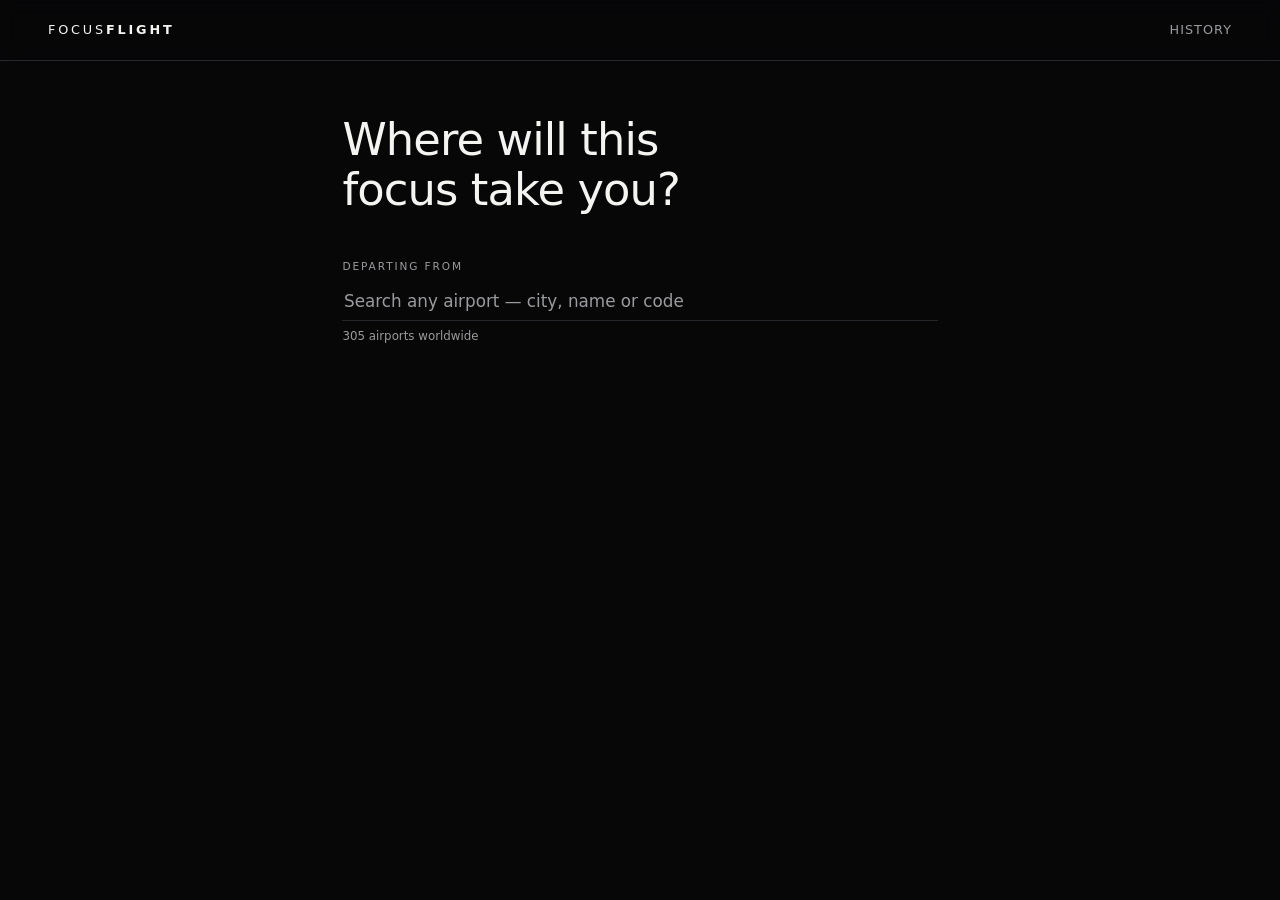
<file: index.html>
<!DOCTYPE html>
<html lang="en">
<head>
  <meta charset="UTF-8" />
  <meta name="viewport" content="width=device-width, initial-scale=1.0" />
  <title>FocusFlight</title>
  <link rel="stylesheet" href="style.css" />
  <link rel="icon" href="data:image/svg+xml,<svg xmlns='http://www.w3.org/2000/svg' viewBox='0 0 100 100'><text y='.9em' font-size='90'>✈️</text></svg>" />
</head>
<body>

  <header class="top" id="top-bar">
    <span class="wordmark">FOCUS<b>FLIGHT</b></span>
    <button class="nav-link" id="nav-history">History</button>
  </header>

  <!-- ============ BOOK ============ -->
  <main id="screen-book" class="screen active">
    <h1 class="hero">Where will this<br />focus take you?</h1>

    <div class="field" id="board-field" hidden>
      <span class="label">Departures</span>
      <ul class="board" id="board-list"></ul>
      <span class="fine">Scheduled flights depart on time while FocusFlight is open.</span>
    </div>

    <div class="field">
      <span class="label">Departing from</span>
      <div class="search-wrap">
        <input id="origin-input" type="text" autocomplete="off" spellcheck="false"
               placeholder="Search any airport — city, name or code" />
        <ul id="origin-results" class="dropdown" hidden></ul>
      </div>
      <span class="fine" id="airport-count"></span>
    </div>

    <div class="field" id="depart-field" hidden>
      <span class="label">Departure</span>
      <div class="seg" id="seg-depart">
        <button class="seg-btn on" id="seg-day">Day flight</button>
        <button class="seg-btn" id="seg-night">☾ Night flight</button>
      </div>
      <span class="fine" id="night-hint" hidden>Cabin lights dimmed, no briefing, the night playlist on repeat. Flight departs at night.</span>
    </div>

    <div class="field" id="time-field" hidden>
      <span class="label">Flight time <em id="range-hint" class="range-hint"></em></span>
      <div class="wheel-frame">
        <div class="wheel" id="wheel" tabindex="0" aria-label="Focus duration"></div>
        <div class="wheel-cursor" aria-hidden="true"></div>
      </div>
    </div>

    <div class="field" id="dest-field" hidden>
      <span class="label">In range from <span id="range-origin"></span></span>
      <ul class="dest-list" id="dest-list"></ul>
    </div>

  </main>

  <!-- ============ FARE ============ -->
  <main id="screen-fare" class="screen">
    <div class="fare">
      <span class="label">Select carrier &amp; class</span>
      <h2 class="fare-title" id="fare-route-city">Sydney → Gold Coast</h2>
      <p class="fare-route mono" id="fare-route">SYD → OOL · 45 min · 681 km</p>
      <ul class="airline-list" id="airline-list"></ul>
      <p class="fine">Availability varies by route and day.</p>
      <button class="btn-text" id="btn-fare-back">← Change flight</button>
    </div>
  </main>

  <!-- ============ TICKET ============ -->
  <main id="screen-ticket" class="screen">
    <div class="ticket" id="ticket">
      <div class="ticket-main">
        <div class="ticket-head">
          <span class="ticket-airline" id="t-airline">FOCUSFLIGHT</span>
          <span class="ticket-no mono" id="t-flight">FF 212</span>
        </div>
        <div class="ticket-route">
          <div class="t-end">
            <span class="t-code" id="t-from-code">···</span>
            <span class="t-city" id="t-from-city"></span>
          </div>
          <svg class="t-arc" viewBox="0 0 120 32" aria-hidden="true">
            <path d="M4 28 Q60 -8 116 28" fill="none" stroke="currentColor" stroke-width="1.2" stroke-dasharray="3 4"/>
            <circle cx="60" cy="10" r="2.4" fill="currentColor"/>
          </svg>
          <div class="t-end t-end-right">
            <span class="t-code" id="t-to-code">···</span>
            <span class="t-city" id="t-to-city"></span>
          </div>
        </div>
        <div class="ticket-grid mono">
          <div><span class="g-label">Departs</span><span id="t-dep">—</span></div>
          <div><span class="g-label">Arrives</span><span id="t-arr">—</span></div>
          <div><span class="g-label">Duration</span><span id="t-dur">—</span></div>
          <div><span class="g-label">Distance</span><span id="t-dist">—</span></div>
          <div><span class="g-label">Gate</span><span id="t-gate">—</span></div>
          <div><span class="g-label">Seat</span><span id="t-seat">—</span></div>
          <div><span class="g-label">Class</span><span id="t-class">—</span></div>
          <div><span class="g-label">Fare</span><span id="t-fare">—</span></div>
        </div>
        <div class="ticket-mission">
          <span class="g-label">Mission</span>
          <span id="t-task" class="t-task-line">Deep focus</span>
        </div>
      </div>
      <div class="ticket-stub">
        <div class="stub-top mono">
          <span id="stub-codes">··· → ···</span>
          <span id="stub-flight">FF 212</span>
        </div>
        <div class="barcode" aria-hidden="true"></div>
        <span class="stub-note">TEAR TO BOARD</span>
      </div>
    </div>

    <div class="mission-row">
      <input id="task-input" type="text" maxlength="60" autocomplete="off"
             placeholder="Write your mission on the ticket (optional)" />
    </div>

    <div class="ticket-actions">
      <button class="btn-text" id="btn-back">← Change flight</button>
      <button class="btn-solid" id="btn-tear">Tear ticket · Board</button>
    </div>

    <div class="sched-row">
      <span class="fine">Or schedule departure:</span>
      <input type="time" id="sched-time" class="mono" />
      <button class="btn-text btn-underline" id="btn-sched">Add to departures board</button>
    </div>
  </main>

  <!-- ============ FLIGHT ============ -->
  <div id="screen-flight" class="screen flight">
    <div class="fl-stars" aria-hidden="true"></div>
    <div class="fl-gmap" id="fl-gmap" hidden></div>

    <div class="fl-route mono">
      <span id="fl-from">···</span>
      <div class="fl-track">
        <div class="fl-progress" id="fl-progress"></div>
        <div class="fl-marker" id="fl-marker"></div>
      </div>
      <span id="fl-to">···</span>
    </div>

    <div class="fl-map-wrap">
      <canvas id="fl-map"></canvas>
    </div>

    <div class="fl-center">
      <span class="fl-phase" id="fl-phase">BOARDING</span>
      <div class="fl-timer mono" id="fl-timer">00:00</div>
      <p class="fl-task" id="fl-task"></p>
      <p class="fl-fare mono" id="fl-fare"></p>
    </div>

    <div class="phase-flash mono" id="phase-flash" hidden></div>

    <div class="fl-telemetry mono" id="fl-telemetry">
      <div class="tel-block tel-big">
        <span class="tel-label">Distance remaining</span>
        <span class="tel-value"><b id="tel-togo">—</b> km</span>
      </div>
      <div class="tel-block">
        <span class="tel-label">Altitude</span>
        <span class="tel-value"><b id="tel-alt">0</b> m</span>
      </div>
      <div class="tel-block">
        <span class="tel-label">Ground speed</span>
        <span class="tel-value"><b id="tel-spd">0</b> km/h</span>
      </div>
    </div>

    <div class="fl-controls">
      <button class="btn-fl" id="btn-audio">Cabin audio · on</button>
      <button class="btn-fl" id="btn-map">Map · radar</button>
      <button class="btn-fl" id="btn-hold">Hold</button>
      <button class="btn-fl btn-fl-danger" id="btn-divert">Divert</button>
    </div>

    <!-- Pre-flight sequence overlay -->
    <div class="preflight" id="preflight" hidden>
      <div class="pf-door pf-door-l"></div>
      <div class="pf-door pf-door-r"></div>
      <div class="pf-content">
        <svg class="pf-belt" id="pf-belt" viewBox="0 0 64 32" aria-hidden="true" hidden>
          <path d="M2 26 Q18 10 32 10 Q46 10 62 26" fill="none" stroke="currentColor" stroke-width="3" stroke-linecap="round"/>
          <rect x="24" y="6" width="16" height="10" rx="2" fill="none" stroke="currentColor" stroke-width="2.4"/>
          <line x1="32" y1="8" x2="32" y2="14" stroke="currentColor" stroke-width="2.4"/>
        </svg>
        <div class="pf-label mono" id="pf-label">CABIN DOORS CLOSING</div>
        <div class="pf-sub" id="pf-sub">Stow your distractions in the overhead locker</div>
      </div>
      <button class="btn-fl pf-skip" id="pf-skip">I've flown before · Skip</button>
    </div>

    <!-- News alert overlay -->
    <div class="news" id="news" hidden>
      <div class="news-bar">
        <span class="news-badge">NEWS ALERT</span>
        <p class="news-text" id="news-text"></p>
      </div>
    </div>
  </div>

  <!-- ============ ARRIVAL ============ -->
  <main id="screen-arrival" class="screen">
    <div class="arrival">
      <span class="label" id="arr-label">Arrived</span>
      <h2 class="arr-title" id="arr-title">Landed</h2>
      <p class="arr-sub" id="arr-sub"></p>
      <p class="arr-total mono" id="arr-total"></p>
      <div class="arr-actions">
        <button class="btn-solid" id="btn-again">New flight</button>
        <button class="btn-text" id="btn-see-history">History</button>
      </div>
    </div>
  </main>

  <!-- ============ HISTORY ============ -->
  <main id="screen-history" class="screen">
    <div class="history">
      <div class="history-head">
        <h2>Flight log</h2>
        <span class="fine mono" id="log-total"></span>
      </div>
      <ul id="history-list" class="history-list"></ul>
      <p class="fine" id="history-empty" hidden>No flights yet. Your landed and diverted tickets will appear here.</p>
      <button class="btn-text" id="btn-log-back">← Back</button>
    </div>
  </main>

  <script src="airports.js"></script>
  <script src="worldmap.js"></script>
  <script src="app.js"></script>
</body>
</html>
</file>
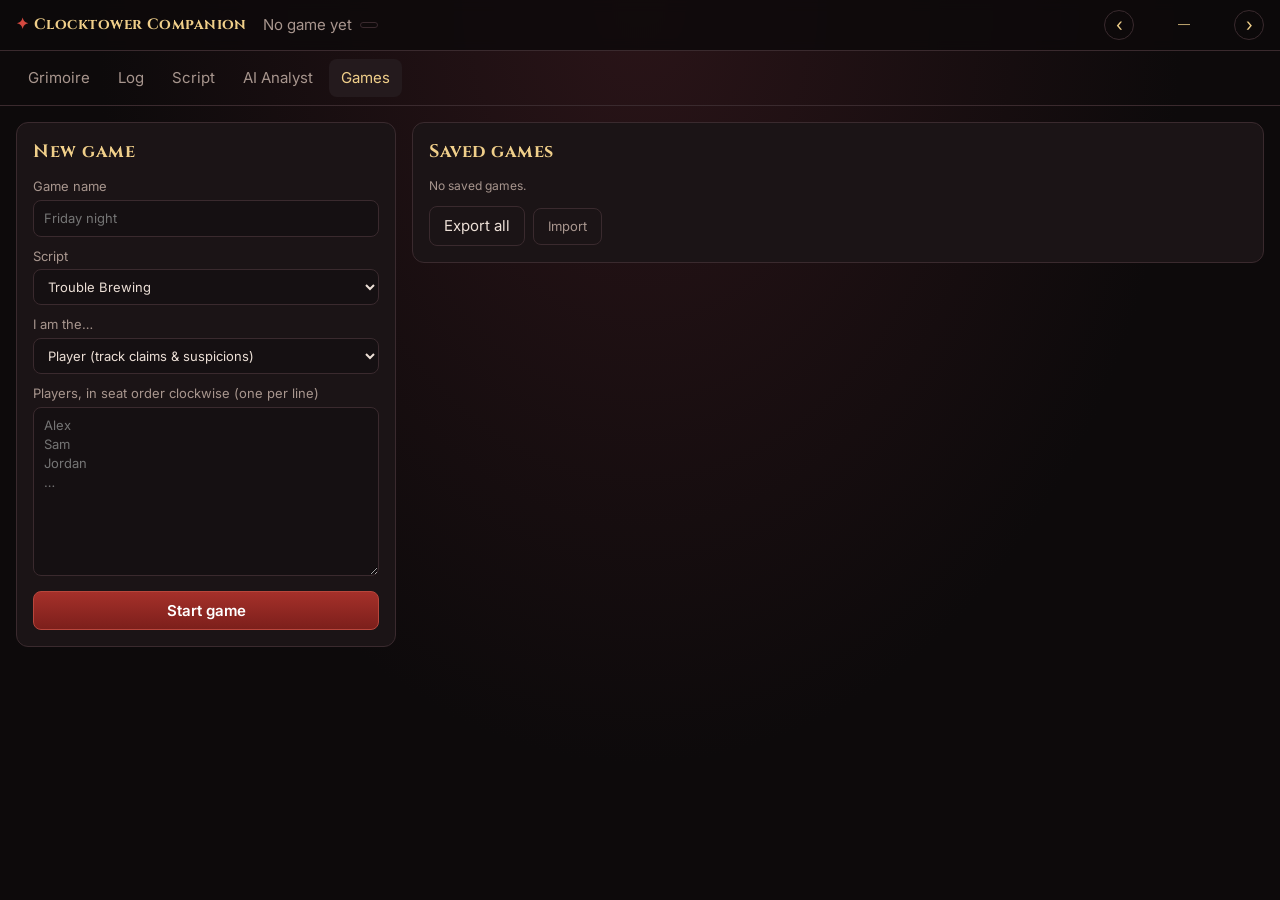
<file: clocktower/index.html>
<!doctype html>
<html lang="en">
<head>
<meta charset="utf-8">
<meta name="viewport" content="width=device-width, initial-scale=1, viewport-fit=cover">
<title>Clocktower Companion</title>
<meta name="theme-color" content="#0d0a0b">
<link rel="preconnect" href="https://fonts.googleapis.com">
<link href="https://fonts.googleapis.com/css2?family=Cinzel:wght@500;700&family=Inter:wght@400;500;600&display=swap" rel="stylesheet">
<link rel="stylesheet" href="style.css">
</head>
<body>
<header class="topbar">
  <div class="brand"><span class="sigil">✦</span> Clocktower Companion</div>
  <div class="game-meta">
    <span id="gameName" class="game-name"></span>
    <span id="scriptName" class="pill"></span>
  </div>
  <div class="phase">
    <button id="phasePrev" class="icon-btn" title="Previous phase">‹</button>
    <span id="phaseLabel" class="phase-label"></span>
    <button id="phaseNext" class="icon-btn" title="Next phase">›</button>
  </div>
</header>

<nav class="tabs" id="tabs">
  <button data-tab="grim" class="active">Grimoire</button>
  <button data-tab="log">Log</button>
  <button data-tab="script">Script</button>
  <button data-tab="ai">AI Analyst</button>
  <button data-tab="games">Games</button>
</nav>

<main>
  <!-- GRIMOIRE -->
  <section id="tab-grim" class="tab active">
    <div class="grim-layout">
      <div class="circle-wrap"><div id="circle" class="circle"></div></div>
      <aside id="seatPanel" class="panel seat-panel"></aside>
    </div>
  </section>

  <!-- LOG -->
  <section id="tab-log" class="tab">
    <div class="log-layout">
      <div class="panel">
        <h2>Record</h2>
        <div class="seg" id="logTypeSeg">
          <button data-type="nomination" class="active">Nomination</button>
          <button data-type="death">Death</button>
          <button data-type="info">Info / claim</button>
          <button data-type="note">Note</button>
        </div>
        <form id="logForm" class="stack"></form>
      </div>
      <div class="panel">
        <h2>Game timeline</h2>
        <div id="timeline"></div>
      </div>
    </div>
  </section>

  <!-- SCRIPT -->
  <section id="tab-script" class="tab">
    <div class="panel">
      <div class="row between wrap">
        <h2 id="scriptTitle">Script</h2>
        <div class="row gap wrap">
          <select id="scriptSwitch" style="width:auto;margin:0" title="Script for this game"></select>
          <button id="btnImportScript" class="btn">Import script JSON</button>
          <button id="btnBuildScript" class="btn">Build custom script</button>
        </div>
      </div>
      <div id="scriptNotice"></div>
      <div id="distTable"></div>
      <div id="scriptSheet"></div>
    </div>
  </section>

  <!-- AI -->
  <section id="tab-ai" class="tab">
    <div class="ai-layout">
      <div class="panel ai-settings">
        <h2>Analyst setup</h2>
        <p id="aiHosted" class="notice" hidden>Running on claude.ai: the analyst uses your Claude account. The first question asks you to allow it.</p>
        <div class="key-setup">
        <label>Anthropic API key
          <input id="apiKey" type="password" placeholder="sk-ant-…" autocomplete="off">
        </label>
        <p class="hint">Stored only in this browser. Calls go straight from your browser to the Anthropic API. No key? Use “Copy prompt” and paste it into Claude.</p>
        <label>Model
          <select id="model">
            <option value="claude-opus-5-5">Claude Opus 5.5 (deepest)</option>
            <option value="claude-sonnet-5-5">Claude Sonnet 5.5 (balanced)</option>
            <option value="claude-haiku-5-5">Claude Haiku 5.5 (fast)</option>
          </select>
        </label>
        </div>
        <h3>Quick analyses</h3>
        <div class="quick" id="quickPrompts"></div>
        <div class="row gap wrap">
          <button id="btnCopyPrompt" class="btn ghost">Copy prompt</button>
          <button id="btnClearChat" class="btn ghost">Clear chat</button>
        </div>
      </div>
      <div class="panel chat-panel">
        <div id="chat" class="chat"></div>
        <form id="chatForm" class="chat-form">
          <textarea id="chatInput" rows="2" placeholder="Ask anything about this game… e.g. “If Sarah is the Drunk, who is the Demon?”"></textarea>
          <button class="btn primary" id="chatSend">Ask</button>
        </form>
      </div>
    </div>
  </section>

  <!-- GAMES -->
  <section id="tab-games" class="tab">
    <div class="games-layout">
      <div class="panel">
        <h2>New game</h2>
        <form id="newGameForm" class="stack">
          <label>Game name <input name="name" placeholder="Friday night"></label>
          <label>Script <select name="script" id="newGameScript"></select></label>
          <label>I am the…
            <select name="mode">
              <option value="player">Player (track claims &amp; suspicions)</option>
              <option value="storyteller">Storyteller (track true roles)</option>
            </select>
          </label>
          <label>Players, in seat order clockwise (one per line)
            <textarea name="players" rows="8" placeholder="Alex&#10;Sam&#10;Jordan&#10;…"></textarea>
          </label>
          <button class="btn primary">Start game</button>
        </form>
      </div>
      <div class="panel">
        <h2>Saved games</h2>
        <div id="gameList"></div>
        <div class="row gap wrap mt">
          <button id="btnExport" class="btn ghost">Export all</button>
          <label class="btn ghost file-btn">Import<input type="file" id="importFile" accept=".json,application/json" hidden></label>
        </div>
      </div>
    </div>
  </section>
</main>

<dialog id="modal"><div id="modalBody"></div></dialog>
<div id="toast" class="toast"></div>

<script src="data.js"></script>
<script src="app.js"></script>
</body>
</html>
</file>
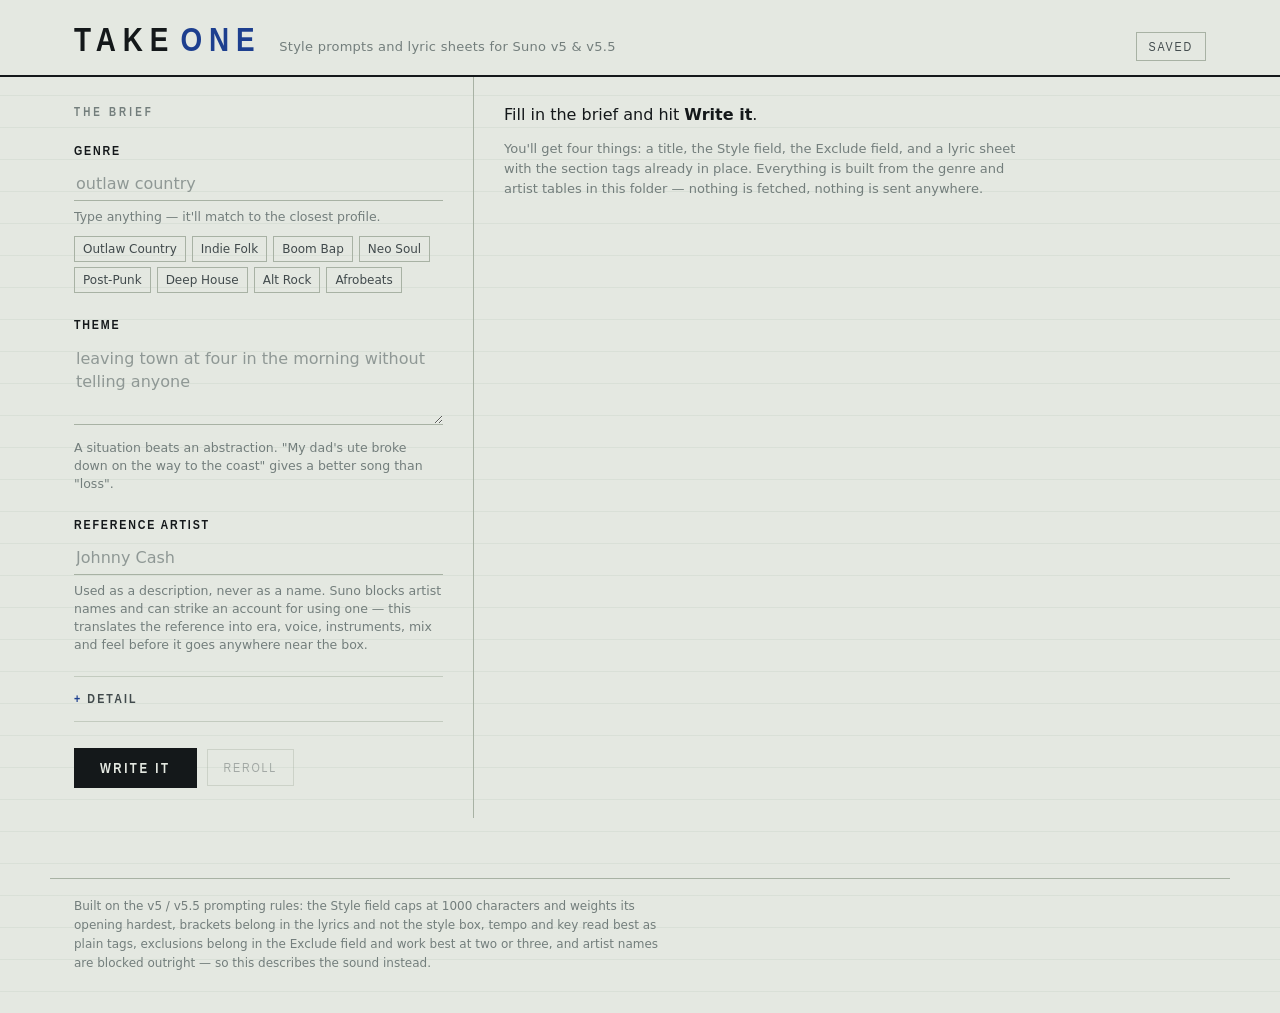
<file: suno/index.html>
<!DOCTYPE html>
<html lang="en">
<head>
<meta charset="UTF-8" />
<meta name="viewport" content="width=device-width, initial-scale=1.0" />
<title>Take One — Suno v5 / v5.5 prompt &amp; lyric desk</title>
<link rel="stylesheet" href="style.css" />
<link rel="icon" href="data:image/svg+xml,<svg xmlns='http://www.w3.org/2000/svg' viewBox='0 0 100 100'><rect width='100' height='100' fill='%23e4e8e1'/><text y='.86em' x='16' font-size='84' font-weight='bold' font-family='Arial Narrow,sans-serif' fill='%231d3f8f'>1</text></svg>" />
</head>
<body>

<header class="masthead">
  <div class="masthead-in">
    <h1 class="wordmark">TAKE<span>ONE</span></h1>
    <p class="tagline">Style prompts and lyric sheets for Suno v5 &amp; v5.5</p>
    <button class="ghost" id="open-library" type="button">Saved <span id="lib-count"></span></button>
  </div>
</header>

<main class="desk">

  <!-- ============================== BRIEF ============================== -->
  <section class="brief" aria-label="Song brief">
    <h2 class="sheet-title">The brief</h2>

    <div class="field">
      <label for="in-genre">Genre</label>
      <input id="in-genre" list="genre-list" autocomplete="off" spellcheck="false"
             placeholder="outlaw country" />
      <datalist id="genre-list"></datalist>
      <p class="hint" id="genre-hint">Type anything — it'll match to the closest profile.</p>
      <div class="chips" id="genre-chips"></div>
    </div>

    <div class="field">
      <label for="in-theme">Theme</label>
      <textarea id="in-theme" rows="3" spellcheck="true"
                placeholder="leaving town at four in the morning without telling anyone"></textarea>
      <p class="hint" id="theme-hint">A situation beats an abstraction. "My dad's ute broke down on the way to the coast" gives a better song than "loss".</p>
    </div>

    <div class="field">
      <label for="in-artist">Reference artist</label>
      <input id="in-artist" list="artist-list" autocomplete="off" spellcheck="false"
             placeholder="Johnny Cash" />
      <datalist id="artist-list"></datalist>
      <p class="hint">Used as a description, never as a name. Suno blocks artist names and can strike an account for using one — this translates the reference into era, voice, instruments, mix and feel before it goes anywhere near the box.</p>
      <div class="translation" id="translation" hidden></div>
    </div>

    <details class="more">
      <summary>Detail</summary>

      <div class="grid2">
        <div class="field tight">
          <label for="in-voice">Vocal</label>
          <select id="in-voice">
            <option value="auto">Match the reference</option>
            <option value="male">Male</option>
            <option value="female">Female</option>
            <option value="duet">Duet</option>
            <option value="choir">Lead + choir</option>
            <option value="instrumental">Instrumental</option>
          </select>
        </div>

        <div class="field tight">
          <label for="in-length">Length</label>
          <select id="in-length">
            <option value="short">Short — about 2 min</option>
            <option value="standard" selected>Standard — 3 min</option>
            <option value="long">Long — 4 min+</option>
          </select>
        </div>

        <div class="field tight">
          <label for="in-mood">Mood</label>
          <input id="in-mood" autocomplete="off" placeholder="flat, unsentimental" />
        </div>

        <div class="field tight">
          <label for="in-bpm">Tempo <span class="muted" id="bpm-read">auto</span></label>
          <input id="in-bpm" type="range" min="0" max="200" step="2" value="0" />
        </div>

        <div class="field tight">
          <label for="in-key">Key</label>
          <input id="in-key" autocomplete="off" placeholder="auto" />
        </div>

        <div class="field tight">
          <label for="in-model">Model</label>
          <select id="in-model">
            <option value="v5.5" selected>v5.5</option>
            <option value="v5">v5</option>
          </select>
        </div>
      </div>

      <div class="field tight">
        <label for="in-exclude">Also exclude</label>
        <input id="in-exclude" autocomplete="off" placeholder="backing vocals, guitar solo" />
        <p class="hint">Two or three at most. Past that the Exclude field stops steering.</p>
      </div>
    </details>

    <div class="actions">
      <button class="primary" id="go" type="button">Write it</button>
      <button class="ghost" id="reroll" type="button" disabled>Reroll</button>
    </div>
  </section>

  <!-- ============================== SHEET ============================== -->
  <section class="sheet" id="sheet" aria-live="polite">
    <div class="empty" id="empty">
      <p>Fill in the brief and hit <b>Write it</b>.</p>
      <p class="small">You'll get four things: a title, the Style field, the Exclude field, and a lyric sheet with the section tags already in place. Everything is built from the genre and artist tables in this folder — nothing is fetched, nothing is sent anywhere.</p>
    </div>

    <div id="result" hidden>

      <div class="stamp">
        <span class="stamp-model" id="out-model">V5.5</span>
        <span class="stamp-meta" id="out-meta"></span>
      </div>

      <div class="out">
        <div class="out-head">
          <h3>Title</h3>
          <button class="copy" data-copy="out-title" type="button">copy</button>
        </div>
        <div class="box title-box" id="out-title"></div>
      </div>

      <div class="out">
        <div class="out-head">
          <h3>Style</h3>
          <span class="count" id="style-count"></span>
          <button class="linky" id="toggle-tags" type="button">tag version</button>
          <button class="copy" data-copy="out-style" type="button">copy</button>
        </div>
        <div class="box mono" id="out-style"></div>
      </div>

      <div class="out">
        <div class="out-head">
          <h3>Exclude styles</h3>
          <button class="copy" data-copy="out-exclude" type="button">copy</button>
        </div>
        <div class="box mono" id="out-exclude"></div>
      </div>

      <div class="out">
        <div class="out-head">
          <h3>Lyrics</h3>
          <span class="count" id="lyric-count"></span>
          <button class="linky" id="toggle-syl" type="button">syllables</button>
          <button class="copy" data-copy="out-lyrics" type="button">copy</button>
        </div>
        <pre class="box lyrics" id="out-lyrics"></pre>
      </div>

      <div class="out">
        <div class="out-head"><h3>Checks</h3></div>
        <ul class="checks" id="out-checks"></ul>
      </div>

      <div class="out">
        <div class="out-head"><h3>How to run it</h3></div>
        <ol class="howto" id="out-howto"></ol>
      </div>

      <div class="actions bottom">
        <button class="ghost" id="save" type="button">Save to sheet</button>
        <button class="ghost" id="export" type="button">Download .txt</button>
        <button class="ghost" id="reroll-lyrics" type="button">New lyric, same style</button>
      </div>
    </div>
  </section>
</main>

<!-- ============================== LIBRARY ============================== -->
<div class="drawer" id="drawer" hidden>
  <div class="drawer-in">
    <div class="drawer-head">
      <h2>Saved</h2>
      <button class="ghost" id="close-library" type="button">close</button>
    </div>
    <ul id="lib-list" class="lib"></ul>
  </div>
</div>

<footer class="foot">
  <p>Built on the v5 / v5.5 prompting rules: the Style field caps at 1000 characters and weights its opening hardest, brackets belong in the lyrics and not the style box, tempo and key read best as plain tags, exclusions belong in the Exclude field and work best at two or three, and artist names are blocked outright — so this describes the sound instead.</p>
</footer>

<script src="data-genres.js"></script>
<script src="data-artists.js"></script>
<script src="data-lexicon.js"></script>
<script src="engine.js"></script>
<script src="app.js"></script>
</body>
</html>
</file>
<file: style.css>
/* ============ FocusFlight — night-black edition ============ */

* { margin: 0; padding: 0; box-sizing: border-box; }

:root {
  --bg: #070708;
  --surface: #141416;
  --glass: rgba(255, 255, 255, 0.05);
  --ink: #F4F4F1;
  --muted: #9A9B9E;
  --line: #26272A;
  --accent: #F2B32B;
  --good: #46C787;
  --bad: #E5604C;
  --sans: "Helvetica Neue", -apple-system, "Segoe UI", system-ui, sans-serif;
  --mono: ui-monospace, "SF Mono", "Cascadia Mono", "Roboto Mono", Menlo, monospace;
}

html, body { height: 100%; }
body {
  font-family: var(--sans);
  background: var(--bg);
  color: var(--ink);
  -webkit-font-smoothing: antialiased;
}

.mono { font-family: var(--mono); font-variant-numeric: tabular-nums; }

/* ---------- Chrome ---------- */

.top {
  position: sticky; top: 0; z-index: 5;
  display: flex; justify-content: space-between; align-items: center;
  padding: 1.1rem clamp(1.2rem, 5vw, 3rem);
  background: rgba(7, 7, 8, 0.85); backdrop-filter: blur(10px);
  border-bottom: 1px solid var(--line);
}
.wordmark { font-size: 0.8rem; letter-spacing: 0.22em; font-weight: 300; }
.wordmark b { font-weight: 700; }
.nav-link {
  background: none; border: none; font-family: var(--sans); font-size: 0.8rem;
  letter-spacing: 0.08em; text-transform: uppercase; color: var(--muted);
  cursor: pointer; padding: 0.3rem 0;
}
.nav-link:hover { color: var(--ink); }

.screen { display: none; }
.screen.active { display: block; }
main.screen.active {
  max-width: 640px; margin: 0 auto;
  padding: clamp(2rem, 6vh, 4rem) 1.4rem 4rem;
}

.label {
  display: block; font-size: 0.66rem; text-transform: uppercase;
  letter-spacing: 0.18em; color: var(--muted); margin-bottom: 0.65rem;
}
.fine { font-size: 0.74rem; color: var(--muted); }

/* ---------- Book ---------- */

.hero {
  font-size: clamp(1.9rem, 6vw, 2.8rem);
  font-weight: 300; line-height: 1.12; letter-spacing: -0.02em;
  text-wrap: balance;
  margin-bottom: clamp(2rem, 5vh, 3rem);
}

.field { margin-bottom: 2.2rem; }
.field[hidden] { display: none; }

.search-wrap { position: relative; }
#origin-input, #task-input {
  width: 100%; font-family: var(--sans); font-size: 1.05rem;
  color: var(--ink); background: transparent;
  border: none; border-bottom: 1px solid var(--line);
  padding: 0.55rem 0.1rem; border-radius: 0; outline: none;
}
#origin-input::placeholder, #task-input::placeholder { color: var(--muted); }
#origin-input:focus, #task-input:focus { border-bottom-color: var(--accent); }
.field .fine { display: block; margin-top: 0.5rem; }

.dropdown {
  position: absolute; top: calc(100% + 1px); left: 0; right: 0; z-index: 10;
  list-style: none; background: var(--surface);
  border: 1px solid var(--line); border-radius: 10px;
  max-height: 310px; overflow-y: auto;
  box-shadow: 0 16px 44px rgba(0, 0, 0, 0.6);
}
.dropdown[hidden] { display: none; }
.dropdown li {
  display: flex; align-items: baseline; gap: 0.7rem;
  padding: 0.65rem 0.85rem; cursor: pointer;
  border-bottom: 1px solid var(--line);
}
.dropdown li:last-child { border-bottom: none; }
.dropdown li:hover, .dropdown li.hl { background: var(--glass); }
.dropdown .d-code { font-family: var(--mono); font-weight: 600; font-size: 0.85rem; min-width: 2.9em; color: var(--accent); }
.dropdown .d-city { font-size: 0.9rem; }
.dropdown .d-sub { font-size: 0.74rem; color: var(--muted); margin-left: auto; text-align: right; }

.range-hint { font-style: normal; color: var(--accent); letter-spacing: 0.06em; }

/* Day / night departure toggle */
.seg { display: inline-flex; border: 1px solid var(--line); border-radius: 999px; overflow: hidden; }
.seg-btn {
  background: none; border: none; font-family: var(--sans); font-size: 0.88rem;
  color: var(--muted); padding: 0.55rem 1.2rem; cursor: pointer;
  border-right: 1px solid var(--line);
}
.seg-btn:last-child { border-right: none; }
.seg-btn.on { background: var(--ink); color: #0A0A0B; }
#night-hint { display: block; margin-top: 0.5rem; }
#night-hint[hidden] { display: none; }

/* Time wheel */
.wheel-frame { position: relative; }
.wheel {
  display: flex; gap: 0.4rem; overflow-x: auto;
  scroll-snap-type: x mandatory;
  padding: 0.6rem calc(50% - 2.4rem);
  scrollbar-width: none; outline: none;
}
.wheel::-webkit-scrollbar { display: none; }
.wheel-item {
  scroll-snap-align: center; flex: 0 0 auto;
  min-width: 4.8rem; padding: 0.7rem 0;
  text-align: center; cursor: pointer;
  background: none; border: none;
  font-family: var(--mono); font-size: 1.05rem; color: var(--muted);
  transition: color 0.15s, transform 0.15s;
}
.wheel-item small { display: block; font-size: 0.6rem; letter-spacing: 0.14em; margin-top: 0.15rem; }
.wheel-item.on { color: var(--ink); transform: scale(1.28); font-weight: 600; }
.wheel-cursor {
  position: absolute; left: 50%; transform: translateX(-50%);
  top: 0; bottom: 0; width: 4.8rem;
  border-left: 1px solid var(--line); border-right: 1px solid var(--line);
  pointer-events: none;
}

/* Destination results */
.dest-list { list-style: none; border-top: 1px solid var(--line); }
.dest-item {
  display: flex; align-items: baseline; gap: 0.8rem;
  width: 100%; text-align: left;
  padding: 0.8rem 0.2rem; cursor: pointer;
  background: none; border: none; border-bottom: 1px solid var(--line);
  font-family: var(--sans); color: var(--ink);
  transition: padding-left 0.15s;
}
.dest-item:hover { padding-left: 0.7rem; }
.dest-item:hover .di-code { color: var(--accent); }
.di-code { font-family: var(--mono); font-weight: 700; font-size: 1rem; min-width: 3em; transition: color 0.15s; }
.di-place { font-size: 0.95rem; }
.di-place small { color: var(--muted); font-size: 0.78rem; margin-left: 0.4rem; }
.di-meta { margin-left: auto; font-family: var(--mono); font-size: 0.78rem; color: var(--muted); white-space: nowrap; }
.di-meta b { color: var(--ink); font-weight: 600; }

/* ---------- Departures board ---------- */

.board { list-style: none; border-top: 1px solid var(--line); }
.board li {
  display: flex; align-items: baseline; gap: 0.9rem;
  padding: 0.7rem 0.1rem; border-bottom: 1px solid var(--line);
  font-size: 0.88rem;
}
.b-time { font-family: var(--mono); font-weight: 700; color: var(--accent); }
.b-route { font-family: var(--mono); }
.b-info { color: var(--muted); font-size: 0.78rem; overflow: hidden; text-overflow: ellipsis; white-space: nowrap; }
.b-status {
  margin-left: auto; font-family: var(--mono); font-size: 0.64rem;
  letter-spacing: 0.14em; white-space: nowrap;
}
.b-status.ok { color: var(--good); }
.b-status.soon { color: var(--accent); animation: blink 1.2s step-start infinite; }
.b-status.late { color: var(--bad); }
@keyframes blink { 50% { opacity: 0.35; } }
.b-cancel {
  background: none; border: none; color: var(--muted); cursor: pointer;
  font-size: 0.95rem; line-height: 1; padding: 0 0.2rem;
}
.b-cancel:hover { color: var(--bad); }
.field .board + .fine { display: block; margin-top: 0.5rem; }

.sched-row {
  width: min(560px, 100%);
  display: flex; align-items: center; gap: 0.7rem; flex-wrap: wrap;
  margin-top: 1.1rem; padding-top: 1rem; border-top: 1px solid var(--line);
}
#sched-time {
  font-family: var(--mono); font-size: 0.9rem; color: var(--ink);
  background: transparent; border: 1px solid var(--line); border-radius: 999px;
  padding: 0.35rem 0.7rem; color-scheme: dark;
}
.btn-underline { text-decoration: underline; text-underline-offset: 3px; }
.btn-underline:hover { color: var(--accent); }

.chip-noshow { color: var(--muted); border: 1px solid var(--muted); }

/* ---------- Fare selection ---------- */

.fare { max-width: 640px; }
.fare-title { font-size: clamp(1.5rem, 5vw, 2.1rem); font-weight: 300; letter-spacing: -0.01em; }
.fare-route { font-size: 0.78rem; color: var(--muted); letter-spacing: 0.08em; margin: 0.4rem 0 1.6rem; }

.airline-list { list-style: none; border-top: 1px solid var(--line); margin-bottom: 1rem; }
.airline {
  display: flex; align-items: center; gap: 1rem; flex-wrap: wrap;
  padding: 1.05rem 0.2rem; border-bottom: 1px solid var(--line);
}
.airline.off { opacity: 0.35; }
.al-logo { flex: 0 0 auto; width: 38px; height: 38px; }
.al-logo svg { width: 100%; height: 100%; display: block; }
.al-info { display: flex; flex-direction: column; gap: 0.15rem; min-width: 0; }
.al-name { font-weight: 600; font-size: 0.98rem; }
.al-tag { font-size: 0.74rem; color: var(--muted); }
.al-tier {
  font-size: 0.58rem; letter-spacing: 0.18em; text-transform: uppercase;
  color: var(--muted); margin-bottom: 0.1rem;
}
.al-fares { margin-left: auto; display: flex; gap: 0.5rem; align-items: center; }
.al-note { font-size: 0.74rem; color: var(--muted); font-style: italic; }

.fare-btn {
  display: flex; flex-direction: column; align-items: flex-start; gap: 0.1rem;
  background: var(--glass); border: 1px solid var(--line); border-radius: 12px;
  padding: 0.5rem 0.85rem; min-width: 6.4rem; cursor: pointer;
  font-family: var(--sans); color: var(--ink); text-align: left;
  transition: border-color 0.15s, background 0.15s;
}
.fare-btn:hover { border-color: var(--accent); }
.fare-btn .fb-class { font-size: 0.62rem; letter-spacing: 0.16em; text-transform: uppercase; color: var(--muted); }
.fare-btn .fb-price { font-family: var(--mono); font-size: 0.95rem; font-weight: 600; color: var(--accent); }
.fare-btn.sold { cursor: not-allowed; opacity: 0.5; }
.fare-btn.sold:hover { border-color: var(--line); }
.fare-btn.sold .fb-price { text-decoration: line-through; font-weight: 400; color: var(--muted); }
.fare-btn.sold .fb-soldout { font-size: 0.6rem; letter-spacing: 0.12em; color: var(--bad); font-weight: 700; }

/* ---------- Ticket ---------- */

#screen-ticket.active { display: flex; flex-direction: column; align-items: center; }

.ticket {
  width: min(560px, 100%);
  background: var(--surface);
  border: 1px solid var(--line); border-radius: 18px;
  overflow: hidden;
  animation: settle 0.5s ease-out;
}
@keyframes settle { from { opacity: 0; transform: translateY(16px); } to { opacity: 1; } }

.ticket-main { padding: 1.5rem 1.6rem 1.3rem; }
.ticket-head {
  display: flex; justify-content: space-between; align-items: baseline;
  padding-bottom: 1rem; margin-bottom: 1.3rem;
  border-bottom: 1px solid var(--line);
}
.ticket-airline {
  font-size: 0.68rem; letter-spacing: 0.26em; font-weight: 700;
  display: flex; align-items: center; gap: 0.55rem;
}
.ticket-airline svg { width: 22px; height: 22px; }
.ticket-no { font-size: 0.8rem; color: var(--muted); }

.ticket-route { display: flex; align-items: center; justify-content: space-between; gap: 1rem; margin-bottom: 1.4rem; }
.t-end { display: flex; flex-direction: column; min-width: 0; }
.t-end-right { text-align: right; }
.t-code { font-size: 2.6rem; font-weight: 300; letter-spacing: 0.02em; line-height: 1; }
.t-city { font-size: 0.78rem; color: var(--muted); margin-top: 0.35rem; white-space: nowrap; overflow: hidden; text-overflow: ellipsis; }
.t-arc { width: 120px; flex: 0 1 auto; color: var(--accent); }

.ticket-grid {
  display: grid; grid-template-columns: repeat(3, 1fr); gap: 0.9rem 1rem;
  padding-top: 1.2rem; border-top: 1px solid var(--line);
  font-size: 0.88rem;
}
.ticket-grid > div { display: flex; flex-direction: column; gap: 0.2rem; }
.g-label {
  font-family: var(--sans); font-size: 0.6rem; text-transform: uppercase;
  letter-spacing: 0.16em; color: var(--muted);
}
.ticket-mission { margin-top: 1.1rem; display: flex; flex-direction: column; gap: 0.2rem; }
.t-task-line { font-size: 0.95rem; overflow: hidden; text-overflow: ellipsis; white-space: nowrap; }

.ticket-stub {
  border-top: 1.5px dashed var(--line);
  padding: 1rem 1.6rem 1.2rem;
  display: flex; flex-direction: column; gap: 0.7rem;
  background:
    radial-gradient(circle at left center, var(--bg) 7px, transparent 8px) left center / 14px 100% no-repeat,
    radial-gradient(circle at right center, var(--bg) 7px, transparent 8px) right center / 14px 100% no-repeat,
    var(--surface);
}
.stub-top { display: flex; justify-content: space-between; font-size: 0.78rem; color: var(--muted); }
.barcode {
  height: 44px;
  background: repeating-linear-gradient(90deg,
    var(--ink) 0 2px, transparent 2px 5px, var(--ink) 5px 8px, transparent 8px 10px,
    var(--ink) 10px 11px, transparent 11px 15px, var(--ink) 15px 16px, transparent 16px 19px);
  border-radius: 2px; opacity: 0.9;
}
.stub-note { font-size: 0.58rem; letter-spacing: 0.3em; color: var(--muted); text-align: center; }

/* Tear animation */
.ticket.torn { border-color: transparent; background: none; overflow: visible; }
.ticket.torn .ticket-main {
  background: var(--surface); border: 1px solid var(--line); border-bottom-style: dashed;
  border-radius: 18px 18px 0 0;
  transform: rotate(-1.6deg) translateX(-6px);
  transition: transform 0.45s cubic-bezier(0.3, 0.8, 0.4, 1);
}
.ticket.torn .ticket-stub {
  border: 1px solid var(--line); border-top-style: dashed;
  border-radius: 0 0 18px 18px;
  transform: rotate(5deg) translate(22px, 18px);
  transition: transform 0.45s cubic-bezier(0.3, 0.8, 0.4, 1);
}
.ticket.torn.falling .ticket-stub {
  transform: rotate(18deg) translate(60px, 180px); opacity: 0;
  transition: transform 0.55s ease-in, opacity 0.55s ease-in;
}
.ticket.torn.falling .ticket-main {
  opacity: 0; transform: rotate(-1.6deg) translateY(-30px);
  transition: transform 0.5s ease-in 0.1s, opacity 0.5s ease-in 0.1s;
}

.mission-row { width: min(560px, 100%); margin-top: 1.4rem; }
.ticket-actions {
  width: min(560px, 100%);
  display: flex; justify-content: space-between; align-items: center; gap: 1rem;
  margin-top: 1.6rem;
}

.btn-solid {
  font-family: var(--sans); font-size: 0.9rem; font-weight: 600;
  letter-spacing: 0.02em;
  background: #FFFFFF; color: #0A0A0B;
  border: 1px solid #FFFFFF; border-radius: 999px;
  padding: 0.85rem 1.8rem; cursor: pointer;
  transition: background 0.15s, transform 0.1s;
}
.btn-solid:hover { background: var(--accent); border-color: var(--accent); transform: translateY(-1px); }
.btn-text {
  background: none; border: none; font-family: var(--sans);
  font-size: 0.85rem; color: var(--muted); cursor: pointer; padding: 0.5rem 0;
}
.btn-text:hover { color: var(--ink); }

/* ---------- Flight (full-bleed map deck) ---------- */

.flight {
  position: fixed; inset: 0; z-index: 20;
  background: var(--bg);
  color: #F2F2EF;
  flex-direction: column;
  padding: clamp(1.2rem, 4vh, 2.2rem) 1.4rem;
}
.flight.active { display: flex; }

.fl-stars {
  position: absolute; inset: 0; pointer-events: none; opacity: 0.35; z-index: 0;
  background-image:
    radial-gradient(1px 1px at 11% 18%, #fff, transparent),
    radial-gradient(1.4px 1.4px at 28% 9%, #fff, transparent),
    radial-gradient(1px 1px at 43% 24%, #fff, transparent),
    radial-gradient(1.4px 1.4px at 58% 7%, #fff, transparent),
    radial-gradient(1px 1px at 71% 19%, #fff, transparent),
    radial-gradient(1.4px 1.4px at 86% 12%, #fff, transparent),
    radial-gradient(1px 1px at 19% 38%, #fff, transparent),
    radial-gradient(1px 1px at 51% 41%, #fff, transparent),
    radial-gradient(1px 1px at 80% 35%, #fff, transparent),
    radial-gradient(1px 1px at 93% 44%, #fff, transparent);
  animation: twinkle 6s ease-in-out infinite alternate;
}
@keyframes twinkle { from { opacity: 0.25; } to { opacity: 0.45; } }

/* Night flight: deeper sky, brighter stars, moonlit cast */
.flight.night { background: #04040A; }
.flight.night .fl-stars { opacity: 0.8; animation-duration: 4s; }
.flight.night .fl-timer { color: #E6ECFF; text-shadow: 0 0 34px rgba(150, 170, 255, 0.35), 0 0 90px rgba(150, 170, 255, 0.15); }
.flight.night .fl-phase { color: rgba(200, 210, 255, 0.6); }

/* The map is the deck: full-bleed behind the HUD */
.fl-map-wrap { position: absolute; inset: 0; z-index: 1; }
#fl-map { width: 100%; height: 100%; display: block; }

/* Full-screen live map layer (Google Maps embed) */
.fl-gmap { position: absolute; inset: 0; z-index: 1; }
.fl-gmap[hidden] { display: none; }
.fl-gmap iframe {
  width: 100%; height: 100%; border: 0; pointer-events: none;
  filter: brightness(0.72) saturate(0.85);
}
.gmap-plane {
  position: absolute; left: 50%; top: 50%;
  font-size: 2.2rem; color: #FFFFFF;
  text-shadow: 0 0 16px rgba(242, 179, 43, 0.9);
  pointer-events: none;
}

.fl-route {
  position: relative; z-index: 2;
  width: min(560px, 100%); margin: 0 auto;
  display: flex; align-items: center; gap: 1rem;
  font-size: 0.82rem; letter-spacing: 0.14em;
}
.fl-track { position: relative; flex: 1; height: 1px; background: rgba(244,244,241,0.2); }
.fl-progress { position: absolute; left: 0; top: 0; bottom: 0; width: 0%; background: var(--accent); box-shadow: 0 0 10px rgba(242,179,43,0.6); transition: width 1s linear; }
.fl-marker {
  position: absolute; top: 50%; left: 0%;
  width: 7px; height: 7px; border-radius: 50%;
  background: #FFF; transform: translate(-50%, -50%);
  box-shadow: 0 0 12px rgba(255,255,255,0.9);
  transition: left 1s linear;
}

.fl-center { position: relative; z-index: 2; text-align: center; margin: 5vh 0 auto; }
.fl-phase {
  font-size: 0.64rem; letter-spacing: 0.34em; text-transform: uppercase;
  color: rgba(244,244,241,0.55);
}
.fl-timer {
  font-size: clamp(3.4rem, 13vw, 7rem);
  font-weight: 200; line-height: 1.05; letter-spacing: 0.01em;
  color: #FFFFFF;
  text-shadow: 0 0 34px rgba(255, 255, 255, 0.25), 0 0 90px rgba(242, 179, 43, 0.12);
}
.fl-task { font-size: 0.95rem; color: rgba(244,244,241,0.75); min-height: 1.3em; font-weight: 300; }
.fl-fare { font-size: 0.64rem; letter-spacing: 0.22em; text-transform: uppercase; color: rgba(244,244,241,0.4); margin-top: 0.5rem; }

/* Phase change flash */
.phase-flash {
  position: absolute; inset: 0; z-index: 24;
  display: flex; align-items: center; justify-content: center;
  font-size: clamp(1.4rem, 5vw, 2.6rem); letter-spacing: 0.5em;
  color: #FFE9B0; text-shadow: 0 0 24px rgba(242, 179, 43, 0.75);
  pointer-events: none; text-align: center; padding: 0 1rem;
}
.phase-flash[hidden] { display: none; }
.phase-flash.show { animation: phase-flash 8s ease-out forwards; }
@keyframes phase-flash {
  0% { opacity: 0; transform: scale(0.92); filter: blur(6px); }
  5% { opacity: 1; transform: scale(1); filter: blur(0); }
  88% { opacity: 1; transform: scale(1.02); }
  100% { opacity: 0; transform: scale(1.05); filter: blur(3px); }
}

/* Bottom stats bar */
.fl-telemetry {
  position: relative; z-index: 2; order: 3;
  width: calc(100% + 2.8rem); margin: 0 -1.4rem;
  display: flex; align-items: flex-end; gap: clamp(1.4rem, 6vw, 3rem);
  padding: 2.2rem 1.6rem 0.4rem;
  background: linear-gradient(180deg, transparent 0%, rgba(4, 4, 5, 0.88) 55%);
  font-size: 0.7rem; letter-spacing: 0.1em;
}
.tel-block { display: flex; flex-direction: column; gap: 0.25rem; }
.tel-label { color: rgba(244,244,241,0.5); text-transform: uppercase; font-family: var(--sans); font-size: 0.62rem; letter-spacing: 0.16em; }
.tel-value { color: rgba(244,244,241,0.65); }
.tel-value b { color: #FFF; font-weight: 500; font-size: 1.15rem; }
.tel-big .tel-value b { font-size: 1.9rem; font-weight: 300; }

.fl-controls { position: relative; z-index: 2; order: 4; display: flex; gap: 0.7rem; justify-content: center; padding-top: 0.9rem; }
.btn-fl {
  background: rgba(255,255,255,0.07); border: 1px solid rgba(255,255,255,0.16);
  color: rgba(244,244,241,0.85); border-radius: 999px;
  font-family: var(--sans); font-size: 0.72rem; letter-spacing: 0.12em; text-transform: uppercase;
  padding: 0.6rem 1.1rem; cursor: pointer; backdrop-filter: blur(8px);
  transition: border-color 0.15s, color 0.15s, background 0.15s;
}
.btn-fl:hover { border-color: rgba(255,255,255,0.6); color: #fff; background: rgba(255,255,255,0.12); }
.btn-fl.off { opacity: 0.45; }
.btn-fl-danger:hover, .btn-fl-danger.armed { border-color: var(--bad); color: var(--bad); }

/* Keep the flight deck dark until the doors sequence finishes */
.fl-route, .fl-center, .fl-telemetry, .fl-controls, .fl-map-wrap { transition: opacity 0.8s ease; }
.flight.boarding .fl-route, .flight.boarding .fl-center,
.flight.boarding .fl-telemetry, .flight.boarding .fl-controls,
.flight.boarding .fl-map-wrap { opacity: 0; }

/* Pre-flight sequence */
.preflight {
  position: absolute; inset: 0; z-index: 25;
  display: flex; align-items: center; justify-content: center;
  transition: opacity 0.8s ease;
}
.preflight[hidden] { display: none; }
.preflight.done { opacity: 0; pointer-events: none; }

.pf-door {
  position: absolute; top: 0; bottom: 0; width: 50.5%;
  background: linear-gradient(90deg, #101114 0%, #0A0B0D 100%);
  transition: transform 2s cubic-bezier(0.65, 0.05, 0.35, 1);
}
.pf-door-l { left: 0; transform: translateX(-102%); box-shadow: inset -14px 0 26px rgba(0,0,0,0.6); }
.pf-door-r { right: 0; transform: translateX(102%); box-shadow: inset 14px 0 26px rgba(0,0,0,0.6); background: linear-gradient(270deg, #101114 0%, #0A0B0D 100%); }
.pf-door::after {
  content: ""; position: absolute; top: 18%; width: 74px; height: 110px;
  border-radius: 40px; border: 2px solid rgba(244,244,241,0.12);
}
.pf-door-l::after { right: 16%; }
.pf-door-r::after { left: 16%; }
.preflight.closed .pf-door-l, .preflight.closed .pf-door-r { transform: translateX(0); }

.pf-content {
  position: relative; z-index: 2; text-align: center;
  display: flex; flex-direction: column; align-items: center; gap: 0.9rem;
  padding: 0 1.5rem;
}
.pf-belt { width: 84px; color: rgba(244,244,241,0.85); animation: belt-pulse 1.6s ease-in-out infinite; }
.pf-belt[hidden] { display: none; }
@keyframes belt-pulse { 0%, 100% { opacity: 0.45; } 50% { opacity: 1; } }
.pf-label { font-size: 1rem; letter-spacing: 0.34em; color: #F4F4F1; }
.pf-sub { font-size: 0.82rem; color: rgba(244,244,241,0.55); font-weight: 300; }
.pf-skip { position: absolute; bottom: 7vh; z-index: 2; opacity: 0.7; }

/* News alert */
.news {
  position: absolute; inset: 0; z-index: 30;
  display: flex; align-items: center; justify-content: center;
  background: rgba(2, 2, 3, 0.78);
}
.news[hidden] { display: none; }
.news-bar {
  width: min(640px, 92%);
  background: #FFFFFF; color: #101114;
  display: flex; align-items: stretch;
  border-left: 6px solid #C81E14; border-radius: 4px; overflow: hidden;
  animation: news-in 0.35s cubic-bezier(0.2, 0.9, 0.3, 1);
}
@keyframes news-in { from { transform: translateY(28px); opacity: 0; } to { transform: none; opacity: 1; } }
.news-badge {
  background: #C81E14; color: #fff;
  font-size: 0.62rem; font-weight: 700; letter-spacing: 0.2em;
  display: flex; align-items: center; padding: 0 0.9rem;
  animation: pulse 1.1s ease-in-out infinite;
}
@keyframes pulse { 0%, 100% { opacity: 1; } 50% { opacity: 0.65; } }
.news-text { padding: 1rem 1.1rem; font-size: 0.95rem; line-height: 1.45; }

/* ---------- Arrival ---------- */

.arrival { max-width: 560px; }
.arr-title { font-size: clamp(2rem, 7vw, 3rem); font-weight: 300; letter-spacing: -0.02em; margin: 0.3rem 0 0.8rem; }
.arr-sub { color: var(--muted); font-size: 1rem; line-height: 1.5; }
.arr-total { margin-top: 1.4rem; font-size: 0.8rem; color: var(--accent); letter-spacing: 0.06em; }
.arr-actions { display: flex; align-items: center; gap: 1.4rem; margin-top: 2.2rem; }

/* ---------- History ---------- */

.history { max-width: 640px; }
.history-head { display: flex; justify-content: space-between; align-items: baseline; margin-bottom: 1.4rem; }
.history-head h2 { font-size: 1.5rem; font-weight: 300; letter-spacing: -0.01em; }

.history-list { list-style: none; border-top: 1px solid var(--line); margin-bottom: 1.6rem; }
.history-list li {
  display: flex; align-items: baseline; gap: 1rem;
  padding: 0.8rem 0.1rem; border-bottom: 1px solid var(--line);
  font-size: 0.9rem;
}
.h-date { font-family: var(--mono); font-size: 0.72rem; color: var(--muted); min-width: 5.2em; }
.h-route { font-family: var(--mono); font-weight: 600; }
.h-city { color: var(--muted); font-size: 0.8rem; overflow: hidden; text-overflow: ellipsis; white-space: nowrap; }
.h-mins { margin-left: auto; font-family: var(--mono); font-size: 0.78rem; color: var(--muted); white-space: nowrap; }
.chip {
  font-size: 0.6rem; font-weight: 700; letter-spacing: 0.14em; text-transform: uppercase;
  padding: 0.22rem 0.55rem; border-radius: 999px; white-space: nowrap;
}
.chip-landed { color: var(--good); border: 1px solid var(--good); }
.chip-diverted { color: var(--bad); border: 1px solid var(--bad); }

/* ---------- Misc ---------- */

button:focus-visible, input:focus-visible, .wheel:focus-visible {
  outline: 2px solid var(--accent); outline-offset: 2px;
}

@media (prefers-reduced-motion: reduce) {
  *, *::before, *::after { animation: none !important; transition: none !important; }
}

@media (max-width: 520px) {
  .ticket-grid { grid-template-columns: repeat(2, 1fr); }
  .t-code { font-size: 2rem; }
  .fl-telemetry { gap: 1rem; }
  .tel-big .tel-value b { font-size: 1.5rem; }
}
</file>
<file: clocktower/style.css>
:root{
  --bg:#0d0a0b; --bg2:#151012; --panel:#1b1416; --panel2:#241a1d; --line:#3a2a2e;
  --text:#ecdfd6; --muted:#a8968e; --gold:#d4a95a; --gold2:#f0cf8a;
  --good:#5a9fd4; --evil:#d4483f; --unknown:#776a66; --dead:#4a4043;
  --tf:#4f8fd1; --os:#7fb7e6; --mn:#e0675a; --dm:#b7281f; --tr:#a98bd6;
  --radius:12px;
}
*{box-sizing:border-box}
html,body{margin:0;background:var(--bg);color:var(--text);font:15px/1.45 Inter,system-ui,sans-serif}
body{min-height:100vh;background:radial-gradient(ellipse at top,#2a1418 0,var(--bg) 60%) fixed}
h1,h2,h3,.brand,.phase-label{font-family:Cinzel,serif;letter-spacing:.03em}
h2{margin:0 0 12px;font-size:18px;color:var(--gold2)}
h3{margin:16px 0 8px;font-size:14px;color:var(--gold)}
button,input,select,textarea{font:inherit;color:inherit}
input,select,textarea{width:100%;background:var(--bg2);border:1px solid var(--line);border-radius:8px;padding:8px 10px;margin-top:4px}
input:focus,select:focus,textarea:focus{outline:2px solid var(--gold);outline-offset:-1px}
label{display:block;font-size:13px;color:var(--muted)}
label input,label select,label textarea{color:var(--text)}
.hint{font-size:12px;color:var(--muted);margin:6px 0 10px}
.mt{margin-top:12px}
.row{display:flex;align-items:center}.between{justify-content:space-between}.gap{gap:8px}.wrap{flex-wrap:wrap}
.stack{display:flex;flex-direction:column;gap:10px}
.btn{background:var(--panel2);border:1px solid var(--line);border-radius:8px;padding:8px 14px;cursor:pointer;white-space:nowrap}
.btn:hover{border-color:var(--gold)}
.btn.primary{background:linear-gradient(#a5302a,#7c1f1b);border-color:#b8463c;color:#fff;font-weight:600}
.btn.ghost{background:transparent}
.btn.danger{color:#ff9d93;border-color:#6b2a27}
.btn.small{padding:4px 9px;font-size:13px}
.icon-btn{background:none;border:1px solid var(--line);border-radius:50%;width:30px;height:30px;cursor:pointer;color:var(--gold2);font-size:18px;line-height:1}
.pill{font-size:12px;padding:2px 8px;border:1px solid var(--line);border-radius:999px;color:var(--gold)}

.topbar{display:flex;align-items:center;gap:16px;padding:10px 16px;border-bottom:1px solid var(--line);background:rgba(13,10,11,.85);position:sticky;top:0;z-index:5;backdrop-filter:blur(6px);flex-wrap:wrap}
.brand{font-weight:700;color:var(--gold2)}
.sigil{color:var(--evil)}
.game-meta{display:flex;gap:8px;align-items:center;flex:1;min-width:0}
.game-name{white-space:nowrap;overflow:hidden;text-overflow:ellipsis;color:var(--muted)}
.phase{display:flex;align-items:center;gap:8px}
.phase-label{min-width:84px;text-align:center;font-weight:700}
.phase-label.night{color:#9fb6ff}.phase-label.day{color:var(--gold2)}

.tabs{display:flex;gap:4px;padding:8px 16px;border-bottom:1px solid var(--line);overflow-x:auto}
.tabs button{background:none;border:none;padding:8px 12px;border-radius:8px;cursor:pointer;color:var(--muted);white-space:nowrap}
.tabs button.active{background:var(--panel2);color:var(--gold2)}
main{padding:16px;max-width:1300px;margin:0 auto}
.tab{display:none}.tab.active{display:block}
.panel{background:var(--panel);border:1px solid var(--line);border-radius:var(--radius);padding:16px;min-width:0}

/* Grimoire */
.grim-layout{display:grid;grid-template-columns:minmax(0,1fr) 340px;gap:16px;align-items:start}
.circle-wrap{width:100%;max-width:760px;margin:0 auto}
.circle{position:relative;width:100%;aspect-ratio:1;border-radius:50%;background:radial-gradient(circle,#24171a 0,#160f11 62%,transparent 63%)}
.circle-center{position:absolute;inset:30%;display:flex;flex-direction:column;align-items:center;justify-content:center;text-align:center;gap:4px}
.circle-center .big{font-family:Cinzel,serif;font-size:clamp(16px,3vw,26px);color:var(--gold2)}
.circle-center .stat{font-size:13px;color:var(--muted)}
.token{position:absolute;transform:translate(-50%,-50%);width:var(--tok);height:var(--tok);border-radius:50%;
  background:radial-gradient(circle at 50% 35%,#f1e6d4,#cdbb9f);color:#2a1d18;border:4px solid var(--unknown);
  display:flex;flex-direction:column;align-items:center;justify-content:center;text-align:center;cursor:pointer;padding:6px;
  box-shadow:0 4px 14px rgba(0,0,0,.6);transition:transform .15s}
.token:hover{transform:translate(-50%,-50%) scale(1.06)}
.token.selected{box-shadow:0 0 0 3px var(--gold2),0 4px 14px rgba(0,0,0,.6)}
.token.good{border-color:var(--good)}.token.evil{border-color:var(--evil)}
.token.dead{background:radial-gradient(circle at 50% 35%,#5b5154,#2c2527);color:#cfc3bd}
.token .tname{font-weight:600;font-size:calc(var(--tok)*.16);line-height:1.05;max-width:100%;overflow:hidden;text-overflow:ellipsis;white-space:nowrap}
.token .trole{font-size:calc(var(--tok)*.12);line-height:1.1;max-width:100%;overflow:hidden;display:-webkit-box;-webkit-line-clamp:2;-webkit-box-orient:vertical}
.token .trole.tf{color:#1f5ea3}.token .trole.os{color:#2c7aa8}.token .trole.mn{color:#a3291f}.token .trole.dm{color:#8a120b}.token .trole.tr{color:#6a4aa3}
.token.dead .trole{color:#e7d8d0!important}
.token .seat{position:absolute;top:-6px;left:50%;transform:translateX(-50%);background:var(--bg);color:var(--gold);border:1px solid var(--line);border-radius:999px;font-size:10px;padding:0 5px}
.token .me{position:absolute;bottom:-8px;left:50%;transform:translateX(-50%);background:var(--gold);color:#1a1111;border-radius:999px;font-size:10px;font-weight:700;padding:0 6px}
.token .vote{position:absolute;top:8%;right:4%;width:12px;height:12px;border-radius:50%;background:#fff;border:2px solid #222}
.token .shroud{position:absolute;top:-4px;right:-4px;font-size:16px}
.token .sus{position:absolute;bottom:6%;left:20%;right:20%;height:4px;border-radius:2px;background:rgba(0,0,0,.2);overflow:hidden}
.token .sus i{display:block;height:100%;background:var(--evil)}
.seat-panel{position:sticky;top:120px}
.seat-panel .empty{color:var(--muted)}
.ability{font-size:13px;color:var(--muted);background:var(--bg2);border-radius:8px;padding:8px 10px;margin-top:6px}
.toggle-row{display:flex;gap:6px;flex-wrap:wrap;margin:8px 0}
.chip{border:1px solid var(--line);background:var(--bg2);border-radius:999px;padding:4px 10px;font-size:13px;cursor:pointer}
.chip.on{border-color:var(--gold);color:var(--gold2);background:#2e2218}
.chip.good.on{border-color:var(--good);color:#bfe0ff;background:#13263a}
.chip.evil.on{border-color:var(--evil);color:#ffc2bd;background:#3a1514}
input[type=range]{padding:0;accent-color:var(--evil)}

/* Log */
.log-layout,.games-layout{display:grid;grid-template-columns:380px minmax(0,1fr);gap:16px;align-items:start}
.seg{display:flex;flex-wrap:wrap;gap:4px;margin-bottom:12px}
.seg button{flex:1;background:var(--bg2);border:1px solid var(--line);border-radius:8px;padding:6px;cursor:pointer;font-size:13px}
.seg button.active{border-color:var(--gold);color:var(--gold2)}
.voters{display:flex;flex-wrap:wrap;gap:6px;margin-top:6px}
.phase-group{margin-bottom:14px}
.phase-group h3{border-bottom:1px solid var(--line);padding-bottom:4px}
.entry{display:flex;gap:8px;align-items:flex-start;padding:6px 0;border-bottom:1px dashed #2c2023}
.entry .tag{font-size:11px;text-transform:uppercase;letter-spacing:.06em;padding:2px 6px;border-radius:5px;background:var(--panel2);color:var(--muted);flex:none;margin-top:2px}
.entry .tag.nomination{color:var(--gold2)}.entry .tag.death{color:#ff8f86}.entry .tag.info{color:#9fd0ff}
.entry .txt{flex:1;min-width:0;overflow-wrap:anywhere}
.entry .del{background:none;border:none;color:var(--muted);cursor:pointer}

/* Script */
.team-block{margin-top:16px}
.team-block h3{display:flex;align-items:center;gap:8px}
.team-block h3 .n{font-family:Inter;font-size:12px;color:var(--muted)}
.char-grid{display:grid;grid-template-columns:repeat(auto-fill,minmax(260px,1fr));gap:8px}
.char{background:var(--bg2);border:1px solid var(--line);border-left:4px solid var(--unknown);border-radius:8px;padding:8px 10px}
.char b{display:block}.char p{margin:2px 0 0;font-size:13px;color:var(--muted)}
.char.townsfolk{border-left-color:var(--tf)}.char.outsider{border-left-color:var(--os)}.char.minion{border-left-color:var(--mn)}.char.demon{border-left-color:var(--dm)}.char.traveller{border-left-color:var(--tr)}
.dist{width:100%;border-collapse:collapse;font-size:13px;margin-top:8px}
.dist th,.dist td{border:1px solid var(--line);padding:4px 6px;text-align:center}
.dist td.cur,.dist th.cur{background:#3a2a18;color:var(--gold2)}
.notice{border:1px solid #6b4e2a;background:#251b10;border-radius:8px;padding:10px 12px;margin:10px 0;color:#f0d9b0}
.builder-list{max-height:52vh;overflow:auto;border:1px solid var(--line);border-radius:8px;padding:8px}
.builder-list label{display:flex;gap:8px;align-items:flex-start;color:var(--text);padding:4px 0}
.builder-list input[type=checkbox]{width:auto;margin-top:3px}
.builder-list small{color:var(--muted)}

/* AI */
.ai-layout{display:grid;grid-template-columns:320px minmax(0,1fr);gap:16px;align-items:start}
.quick{display:flex;flex-direction:column;gap:6px;margin-bottom:12px}
.quick button{text-align:left;white-space:normal}
.chat-panel{display:flex;flex-direction:column;min-height:70vh}
.chat{flex:1;overflow:auto;display:flex;flex-direction:column;gap:12px;padding-bottom:12px;max-height:68vh}
.msg{padding:10px 14px;border-radius:10px;max-width:100%;overflow-wrap:anywhere}
.msg.user{background:#2b1d20;align-self:flex-end;max-width:85%;white-space:pre-wrap}
.msg.assistant{background:var(--bg2);border:1px solid var(--line)}
.msg.assistant h1,.msg.assistant h2,.msg.assistant h3,.msg.assistant h4{font-size:15px;margin:12px 0 6px;color:var(--gold2)}
.msg.assistant p{margin:6px 0}.msg.assistant ul,.msg.assistant ol{margin:6px 0;padding-left:20px}
.msg.assistant code{background:#000;padding:1px 4px;border-radius:4px}
.msg.assistant table{border-collapse:collapse;margin:8px 0;font-size:13px;display:block;overflow-x:auto}
.msg.assistant td,.msg.assistant th{border:1px solid var(--line);padding:4px 8px}
.msg.error{background:#3a1514;border:1px solid #6b2a27}
.chat-empty{color:var(--muted);text-align:center;margin:auto;max-width:420px}
.chat-form{display:flex;gap:8px;align-items:flex-end;border-top:1px solid var(--line);padding-top:12px}
.chat-form textarea{margin:0;resize:vertical}

/* Games */
.game-item{display:flex;gap:8px;align-items:center;padding:10px;border:1px solid var(--line);border-radius:8px;margin-bottom:8px;background:var(--bg2)}
.game-item.current{border-color:var(--gold)}
.game-item .info{flex:1;min-width:0}
.game-item .info small{color:var(--muted);display:block}

dialog{background:var(--panel);color:var(--text);border:1px solid var(--line);border-radius:var(--radius);padding:18px;width:min(720px,calc(100vw - 32px));max-height:88vh}
dialog::backdrop{background:rgba(0,0,0,.7)}
.toast{position:fixed;bottom:20px;left:50%;transform:translateX(-50%) translateY(80px);background:var(--panel2);border:1px solid var(--gold);padding:8px 16px;border-radius:999px;transition:transform .25s;z-index:20}
.toast.show{transform:translateX(-50%) translateY(0)}

@media (max-width:900px){
  .grim-layout,.log-layout,.ai-layout,.games-layout{grid-template-columns:minmax(0,1fr)}
  .seat-panel{position:static}
  main{padding:12px 16px}
  .topbar{gap:8px}
  .game-meta{order:3;flex-basis:100%}
}
#distTable{overflow-x:auto}
body.hosted .key-setup{display:none}
:root{color-scheme:dark}
.topbar{top:env(safe-area-inset-top,0px);padding-left:max(16px,env(safe-area-inset-left,0px));padding-right:max(16px,env(safe-area-inset-right,0px))}
.tabs,main{padding-left:max(16px,env(safe-area-inset-left,0px));padding-right:max(16px,env(safe-area-inset-right,0px))}
</file>
<file: suno/style.css>
/* ==========================================================================
   Take One — a studio session log.

   The reference is ledger stock and a tape-box label: pale grey-green paper
   ruled in faded green, headings set condensed like a printed form, blue
   biro for anything the engineer marked by hand, and a typewriter face for
   every block you copy out. Warnings are oxblood — a separate semantic
   colour, never the accent.

   Colour is defined once, at token level, so all three viewer states resolve
   as a set: no-preference light, system dark, and an explicit theme stamp.
   ========================================================================== */

:root {
  /* ledger stock */
  --ground: #e4e8e1;
  --panel: #eff2ec;
  --sunk: #dae0d6;

  /* blue-black ink on a green-grey paper */
  --ink: #14181a;
  --ink-2: #414a4c;
  --muted: #737e7c;

  --rule: #c3cbbf;
  --rule-2: #a8b2a4;

  /* blue biro — the hand marks on a session sheet */
  --accent: #1d3f8f;
  --accent-soft: #4a6cb5;
  --on-accent: #ffffff;

  /* semantic, kept away from the accent */
  --flag: #8c2f2f;
  --pass: #2f6b46;

  --ruling: rgba(31, 79, 47, 0.055);

  --display: "Arial Narrow", "Liberation Sans Narrow", "Helvetica Neue Condensed",
             "Nimbus Sans Narrow", system-ui, sans-serif;
  --sans: system-ui, -apple-system, "Segoe UI", Roboto, "Helvetica Neue", Arial, sans-serif;
  --mono: ui-monospace, "SFMono-Regular", Menlo, Consolas, "Liberation Mono", monospace;
}

/* system dark — an explicit light stamp still wins */
@media (prefers-color-scheme: dark) {
  :root:not([data-theme="light"]) {
    --ground: #14181a;
    --panel: #1b2124;
    --sunk: #101416;

    --ink: #dde3df;
    --ink-2: #a8b3b0;
    --muted: #78837f;

    --rule: #2b3336;
    --rule-2: #3b4548;

    --accent: #7fa4e8;
    --accent-soft: #5f83c4;
    --on-accent: #10161c;

    --flag: #d97b74;
    --pass: #6fae86;

    --ruling: rgba(160, 200, 175, 0.045);
  }
}

/* explicit dark stamp wins over a light OS */
:root[data-theme="dark"] {
  --ground: #14181a;
  --panel: #1b2124;
  --sunk: #101416;

  --ink: #dde3df;
  --ink-2: #a8b3b0;
  --muted: #78837f;

  --rule: #2b3336;
  --rule-2: #3b4548;

  --accent: #7fa4e8;
  --accent-soft: #5f83c4;
  --on-accent: #10161c;

  --flag: #d97b74;
  --pass: #6fae86;

  --ruling: rgba(160, 200, 175, 0.045);
}

* { box-sizing: border-box; }

html, body {
  margin: 0;
  padding: 0;
  background: var(--ground);
  color: var(--ink);
  font-family: var(--sans);
  font-size: 16px;
  line-height: 1.5;
  -webkit-font-smoothing: antialiased;
}

/* the ruling on ledger stock */
body {
  background-image: repeating-linear-gradient(
    to bottom,
    transparent 0,
    transparent 31px,
    var(--ruling) 31px,
    var(--ruling) 32px
  );
}

:focus-visible {
  outline: 2px solid var(--accent);
  outline-offset: 2px;
}

/* ------------------------------------------------------------- masthead */

.masthead {
  border-bottom: 2px solid var(--ink);
  background: var(--ground);
}

.masthead-in {
  max-width: 1180px;
  margin: 0 auto;
  padding: 22px 24px 14px;
  display: flex;
  align-items: baseline;
  gap: 18px;
}

.wordmark {
  margin: 0;
  font-family: var(--display);
  font-size: 34px;
  font-weight: 700;
  letter-spacing: 0.2em;
  line-height: 1;
  text-transform: uppercase;
}

.wordmark span {
  color: var(--accent);
  margin-left: 0.16em;
}

.tagline {
  margin: 0;
  font-size: 13px;
  color: var(--muted);
  letter-spacing: 0.02em;
  flex: 1;
}

/* ------------------------------------------------------------- layout */

.desk {
  max-width: 1180px;
  margin: 0 auto;
  padding: 0 24px 60px;
  display: grid;
  grid-template-columns: minmax(0, 400px) minmax(0, 1fr);
  align-items: start;
}

.brief {
  padding: 26px 30px 30px 0;
  border-right: 1px solid var(--rule-2);
  position: sticky;
  top: 0;
  align-self: start;
  max-height: 100vh;
  overflow-y: auto;
}

.sheet {
  padding: 26px 0 30px 30px;
  min-width: 0;
}

.sheet-title {
  margin: 0 0 20px;
  font-family: var(--display);
  font-size: 12px;
  letter-spacing: 0.26em;
  text-transform: uppercase;
  color: var(--muted);
  font-weight: 700;
}

/* ------------------------------------------------------------- fields */

.field { margin-bottom: 22px; }
.field.tight { margin-bottom: 14px; }

.field label {
  display: block;
  font-family: var(--display);
  font-size: 13px;
  font-weight: 700;
  letter-spacing: 0.14em;
  text-transform: uppercase;
  margin-bottom: 6px;
}

input[type="text"], input:not([type]), textarea, select {
  width: 100%;
  font-family: var(--sans);
  font-size: 16px;
  color: var(--ink);
  background: transparent;
  border: 0;
  border-bottom: 1px solid var(--rule-2);
  padding: 7px 2px;
  border-radius: 0;
  outline: none;
  appearance: none;
}

select { cursor: pointer; }

textarea {
  resize: vertical;
  line-height: 1.45;
}

input:focus, textarea:focus, select:focus {
  border-bottom-color: var(--accent);
  box-shadow: 0 1px 0 0 var(--accent);
}

input::placeholder, textarea::placeholder { color: var(--muted); opacity: 0.75; }

input[type="range"] {
  border: 0;
  box-shadow: none;
  padding: 10px 0 0;
  height: 20px;
  background: transparent;
}

input[type="range"]::-webkit-slider-runnable-track { height: 1px; background: var(--rule-2); }
input[type="range"]::-webkit-slider-thumb {
  appearance: none;
  width: 13px;
  height: 13px;
  margin-top: -6px;
  background: var(--accent);
  border-radius: 0;
}
input[type="range"]::-moz-range-track { height: 1px; background: var(--rule-2); }
input[type="range"]::-moz-range-thumb {
  width: 13px; height: 13px; border: 0; border-radius: 0; background: var(--accent);
}

.hint {
  margin: 7px 0 0;
  font-size: 12.5px;
  line-height: 1.45;
  color: var(--muted);
  max-width: 60ch;
}

.muted { color: var(--muted); font-weight: 400; letter-spacing: 0; text-transform: none; }

.grid2 {
  display: grid;
  grid-template-columns: 1fr 1fr;
  gap: 0 20px;
}

.more {
  border-top: 1px solid var(--rule);
  border-bottom: 1px solid var(--rule);
  padding: 12px 0;
  margin-bottom: 22px;
}

.more summary {
  cursor: pointer;
  font-family: var(--display);
  font-size: 13px;
  font-weight: 700;
  letter-spacing: 0.16em;
  text-transform: uppercase;
  color: var(--ink-2);
  list-style: none;
}

.more summary::-webkit-details-marker { display: none; }
.more summary::before { content: "+ "; color: var(--accent); }
.more[open] summary::before { content: "– "; }
.more[open] summary { margin-bottom: 16px; }

/* ------------------------------------------------------------- chips */

.chips {
  display: flex;
  flex-wrap: wrap;
  gap: 5px 6px;
  margin-top: 10px;
}

.chip {
  font: inherit;
  font-size: 12px;
  padding: 3px 8px;
  border: 1px solid var(--rule-2);
  background: transparent;
  color: var(--ink-2);
  cursor: pointer;
  border-radius: 0;
}

.chip:hover { border-color: var(--accent); color: var(--accent); }

/* ------------------------------------------------------------- translation */

.translation {
  margin-top: 12px;
  border-left: 2px solid var(--accent);
  padding: 8px 0 8px 12px;
  font-size: 13px;
  line-height: 1.5;
  color: var(--ink-2);
}

.translation b {
  display: block;
  font-family: var(--display);
  font-size: 11.5px;
  letter-spacing: 0.18em;
  text-transform: uppercase;
  color: var(--muted);
  margin-bottom: 4px;
}

/* ------------------------------------------------------------- buttons */

button { font-family: var(--sans); }

.actions {
  display: flex;
  gap: 10px;
  align-items: center;
  margin-top: 26px;
  flex-wrap: wrap;
}

.actions.bottom {
  margin-top: 30px;
  padding-top: 18px;
  border-top: 1px solid var(--rule);
}

.primary {
  background: var(--ink);
  color: var(--ground);
  border: 0;
  padding: 12px 26px;
  font-family: var(--display);
  font-size: 14px;
  font-weight: 700;
  letter-spacing: 0.18em;
  text-transform: uppercase;
  cursor: pointer;
  border-radius: 0;
}

.primary:hover { background: var(--accent); color: var(--on-accent); }

.ghost {
  background: transparent;
  border: 1px solid var(--rule-2);
  color: var(--ink-2);
  padding: 10px 16px;
  font-family: var(--display);
  font-size: 13px;
  letter-spacing: 0.14em;
  text-transform: uppercase;
  cursor: pointer;
  border-radius: 0;
}

.ghost:hover:not(:disabled) { border-color: var(--accent); color: var(--accent); }
.ghost:disabled { opacity: 0.4; cursor: default; }

.masthead .ghost { padding: 6px 12px; }

/* ------------------------------------------------------------- output */

.empty { max-width: 52ch; }
.empty p { margin: 0 0 12px; }
.empty .small { font-size: 13px; color: var(--muted); line-height: 1.55; }

.stamp {
  display: flex;
  align-items: baseline;
  gap: 12px;
  flex-wrap: wrap;
  margin-bottom: 24px;
  padding-bottom: 10px;
  border-bottom: 2px solid var(--ink);
}

.stamp-model {
  border: 2px solid var(--accent);
  color: var(--accent);
  font-family: var(--display);
  font-size: 13px;
  font-weight: 700;
  letter-spacing: 0.16em;
  padding: 2px 8px;
}

.stamp-meta {
  font-size: 12px;
  color: var(--muted);
  letter-spacing: 0.02em;
  font-variant-numeric: tabular-nums;
}

.out { margin-bottom: 26px; }

.out-head {
  display: flex;
  align-items: baseline;
  gap: 12px;
  margin-bottom: 7px;
  flex-wrap: wrap;
}

.out-head h3 {
  margin: 0;
  font-family: var(--display);
  font-size: 13px;
  font-weight: 700;
  letter-spacing: 0.22em;
  text-transform: uppercase;
}

.count {
  font-size: 11.5px;
  color: var(--muted);
  font-variant-numeric: tabular-nums;
  flex: 1;
}

.count.over { color: var(--flag); font-weight: 700; }

.copy, .linky {
  background: none;
  border: 0;
  padding: 0;
  color: var(--muted);
  font-family: var(--display);
  font-size: 12.5px;
  letter-spacing: 0.1em;
  text-transform: uppercase;
  cursor: pointer;
  border-bottom: 1px solid var(--rule-2);
}

.copy:hover, .linky:hover { color: var(--accent); border-bottom-color: var(--accent); }
.linky.on { color: var(--accent); border-bottom-color: var(--accent); }

.box {
  border: 1px solid var(--rule-2);
  background: var(--panel);
  padding: 13px 15px;
  white-space: pre-wrap;
  word-break: break-word;
  overflow-x: auto;
}

.box.mono {
  font-family: var(--mono);
  font-size: 13.5px;
  line-height: 1.6;
}

.title-box {
  font-size: 22px;
  font-weight: 700;
  letter-spacing: 0.01em;
  background: transparent;
  border: 0;
  border-bottom: 1px solid var(--rule-2);
  padding: 0 0 10px;
  text-wrap: balance;
}

.lyrics {
  font-family: var(--mono);
  font-size: 13.5px;
  line-height: 1.75;
  margin: 0;
  max-height: 62vh;
  overflow: auto;
}

.lyrics .tagline-tag { color: var(--accent); font-weight: 700; }
.lyrics .syl {
  color: var(--muted);
  font-size: 11px;
  display: inline-block;
  width: 2.4em;
  text-align: right;
  margin-right: 1.2em;
  user-select: none;
  font-variant-numeric: tabular-nums;
}

/* ------------------------------------------------------------- checks */

.checks { list-style: none; margin: 0; padding: 0; }

.checks li {
  font-size: 13px;
  line-height: 1.5;
  padding: 5px 0 5px 22px;
  position: relative;
  border-bottom: 1px solid var(--rule);
}

.checks li:last-child { border-bottom: 0; }

.checks li::before {
  position: absolute;
  left: 0;
  top: 5px;
  font-weight: 700;
}

.checks li.ok::before { content: "✓"; color: var(--pass); }
.checks li.bad::before { content: "!"; color: var(--flag); }
.checks li.bad { color: var(--flag); }

.howto {
  margin: 0;
  padding-left: 20px;
  font-size: 13px;
  line-height: 1.6;
  color: var(--ink-2);
}

.howto li { margin-bottom: 5px; }
.howto code {
  font-family: var(--mono);
  font-size: 12.5px;
  background: var(--sunk);
  border: 1px solid var(--rule);
  padding: 0 4px;
}

/* ------------------------------------------------------------- drawer */

.drawer {
  position: fixed;
  inset: 0;
  background: rgba(10, 14, 15, 0.45);
  z-index: 20;
}

.drawer-in {
  position: absolute;
  top: 0;
  right: 0;
  bottom: 0;
  width: min(460px, 100%);
  background: var(--ground);
  border-left: 2px solid var(--ink);
  padding: 22px 24px;
  overflow: auto;
}

.drawer-head {
  display: flex;
  align-items: center;
  justify-content: space-between;
  border-bottom: 2px solid var(--ink);
  padding-bottom: 10px;
  margin-bottom: 16px;
}

.drawer-head h2 {
  margin: 0;
  font-family: var(--display);
  font-size: 14px;
  letter-spacing: 0.22em;
  text-transform: uppercase;
}

.lib { list-style: none; margin: 0; padding: 0; }

.lib li {
  border-bottom: 1px solid var(--rule);
  padding: 12px 0;
  display: flex;
  gap: 10px;
  align-items: baseline;
}

.lib .t { font-weight: 700; flex: 1; }
.lib .s { font-size: 12px; color: var(--muted); }

.lib button {
  background: none;
  border: 0;
  color: var(--muted);
  font-family: var(--display);
  font-size: 12.5px;
  text-transform: uppercase;
  letter-spacing: 0.1em;
  cursor: pointer;
  border-bottom: 1px solid var(--rule-2);
  padding: 0;
}

.lib button:hover { color: var(--accent); border-bottom-color: var(--accent); }

/* ------------------------------------------------------------- foot */

.foot {
  border-top: 1px solid var(--rule-2);
  max-width: 1180px;
  margin: 0 auto;
  padding: 18px 24px 40px;
}

.foot p {
  margin: 0;
  max-width: 78ch;
  font-size: 12px;
  line-height: 1.6;
  color: var(--muted);
}

/* ------------------------------------------------------------- narrow */

@media (max-width: 880px) {
  .desk { grid-template-columns: 1fr; }
  .brief {
    border-right: 0;
    border-bottom: 1px solid var(--rule-2);
    padding: 22px 0 26px;
    position: static;
    max-height: none;
    overflow: visible;
  }
  .sheet { padding: 24px 0 30px; }
  .masthead-in { flex-wrap: wrap; gap: 10px 16px; }
  .tagline { flex-basis: 100%; order: 3; }
  .lyrics { max-height: none; }
}

@media (max-width: 520px) {
  .grid2 { grid-template-columns: 1fr; }
  .wordmark { font-size: 28px; }
}

@media (prefers-reduced-motion: reduce) {
  * { animation: none !important; transition: none !important; }
}
</file>
